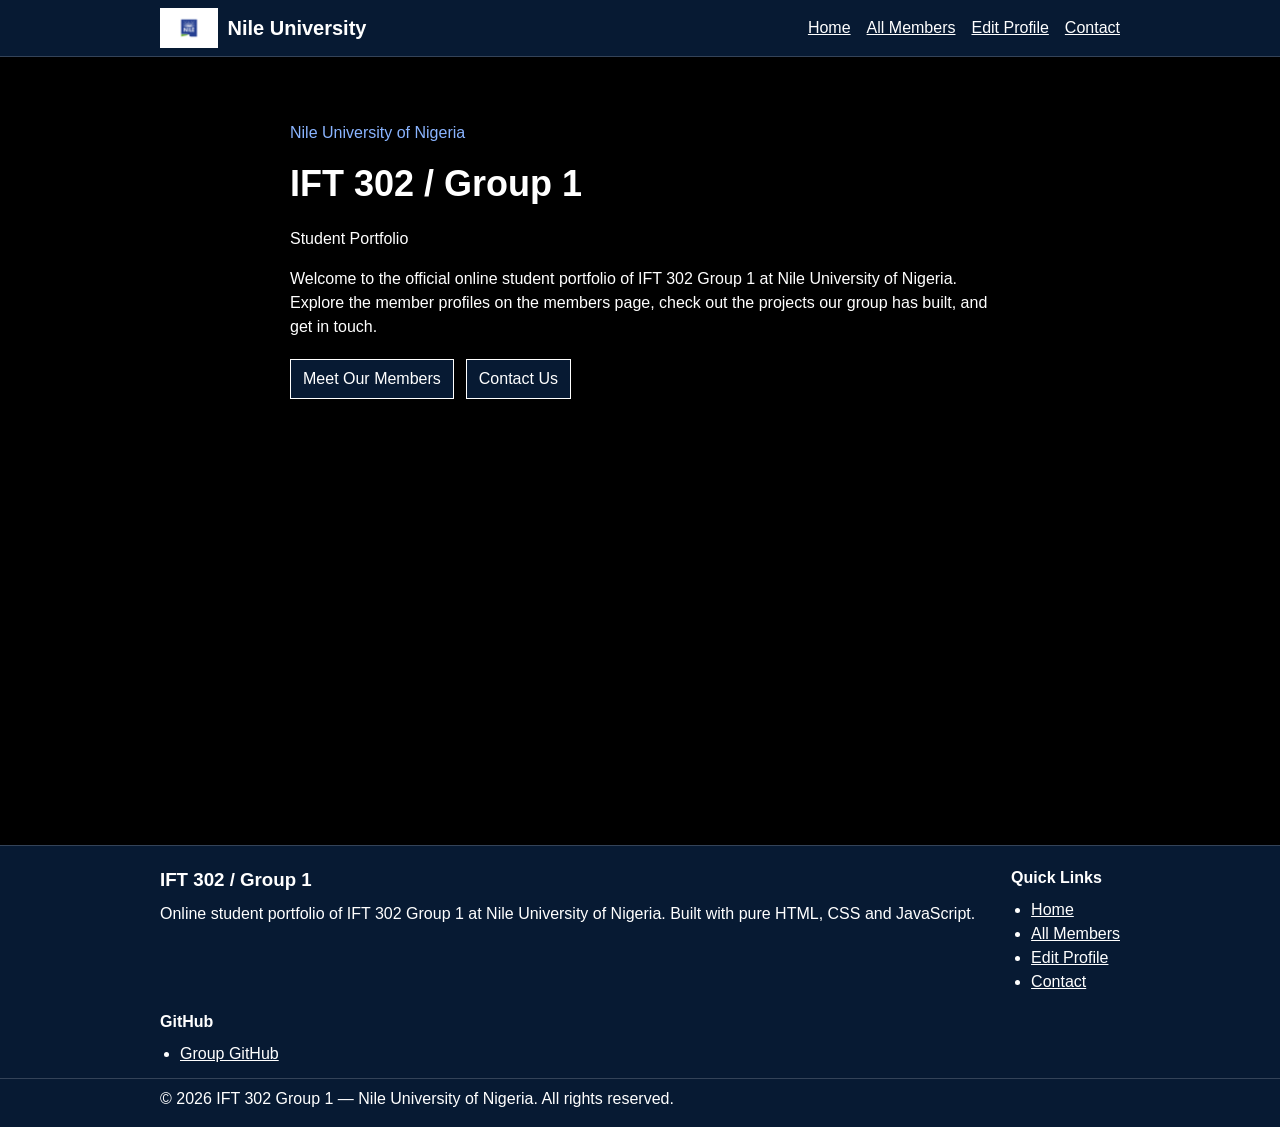
<file: IFT 302 Project/index.html>
<!DOCTYPE html>
<html lang="en">
<head>
  <!--
       IFT 302 GROUP 1 — Home Page
       Nile University of Nigeria
       
       This is the HOME page of the shared student portfolio.
       Other pages live alongside it:
         - members.html   : member directory
         - edit.html      : edit / update profile
         - contact.html   : contact form
       Shared assets: styles.css, script.js, data.js
      -->
  <meta charset="UTF-8" />
  <meta name="viewport" content="width=device-width, initial-scale=1.0" />
  <meta name="description" content="IFT 302 Group 1 student portfolio — Nile University of Nigeria." />
  <title>IFT 302 Group 1 | Home</title>
  <link rel="stylesheet" href="styles.css" />
</head>
<body>

  <a class="skip-link" href="#main">Skip to content</a>

  <!-- NAVIGATION -->
  <header class="site-header" id="siteHeader">
    <div class="container nav-container">
      <a href="index.html" class="brand">
        <img src="nile-logo.png" alt="Nile University logo" class="logo" />
        <span class="brand-name">Nile University</span>
      </a>
      <nav class="nav-menu" id="navMenu">
        <ul>
          <li><a href="index.html" aria-current="page">Home</a></li>
          <li><a href="members.html">All Members</a></li>
          <li><a href="edit.html">Edit Profile</a></li>
          <li><a href="contact.html">Contact</a></li>
        </ul>
      </nav>
    </div>
  </header>

  <main id="main">
    <!-- HERO -->
    <section class="hero" id="home">
      <div class="container hero-content">
        <span class="hero-badge">Nile University of Nigeria</span>
        <h1>IFT <span>302</span> / Group 1</h1>
        <p class="hero-lead">Student Portfolio</p>
        <p class="hero-text">
          Welcome to the official online student portfolio of IFT 302 Group 1 at Nile
          University of Nigeria. Explore the member profiles on the members page, check out the projects
          our group has built, and get in touch.
        </p>
        <div class="hero-actions">
          <a href="members.html" class="btn btn-primary">Meet Our Members</a>
          <a href="contact.html" class="btn btn-outline">Contact Us</a>
        </div>
      </div>
    </section>
  </main>

  <!-- FOOTER -->
  <footer class="site-footer">
    <div class="container footer-grid">
      <div>
        <h3>IFT 302 / Group 1</h3>
        <p>Online student portfolio of IFT 302 Group 1 at Nile University of Nigeria. Built with pure HTML, CSS and JavaScript.</p>
      </div>
      <div>
        <h4>Quick Links</h4>
        <ul>
          <li><a href="index.html">Home</a></li>
          <li><a href="members.html">All Members</a></li>
          <li><a href="edit.html">Edit Profile</a></li>
          <li><a href="contact.html">Contact</a></li>
        </ul>
      </div>
      <div>
        <h4>GitHub</h4>
        <ul>
          <li><a href="https://github.com/Blanco-008/IFT-302-Project" target="_blank" rel="noopener">Group GitHub</a></li>
        </ul>
      </div>
    </div>
    <div class="footer-bottom">
      <div class="container">
        <p>&copy; <span id="year">2026</span> IFT 302 Group 1 — Nile University of Nigeria. All rights reserved.</p>
      </div>
    </div>
  </footer>

  <script src="data.js"></script>
  <script src="script.js"></script>
</body>
</html>
</file>
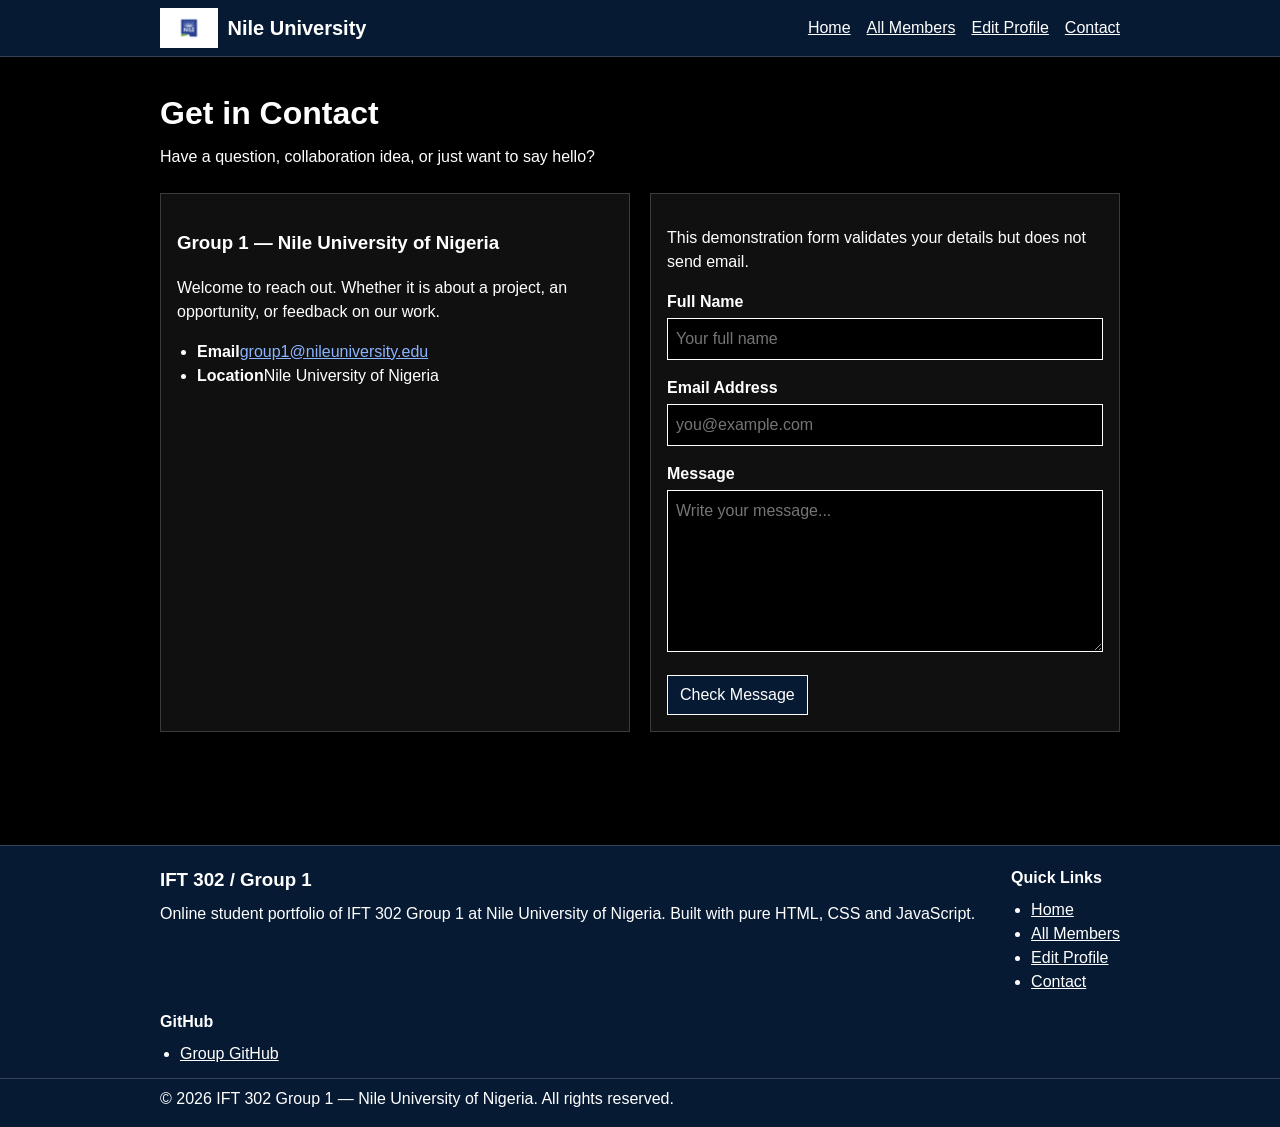
<file: IFT 302 Project/contact.html>
<!DOCTYPE html>
<html lang="en">
<head>
  <!--
       IFT 302 GROUP 1 — Contact Page
       Nile University of Nigeria
       ------------------------------------------------------------
       Contact form with JavaScript validation + dynamic success
       message. Handled by script.js.
       -->
  <meta charset="UTF-8" />
  <meta name="viewport" content="width=device-width, initial-scale=1.0" />
  <meta name="description" content="Contact IFT 302 Group 1 — Nile University of Nigeria student portfolio." />
  <title>IFT 302 Group 1 | Contact</title>
  <link rel="stylesheet" href="styles.css" />
</head>
<body>

  <a class="skip-link" href="#main">Skip to content</a>

  <!-- NAVIGATION -->
  <header class="site-header" id="siteHeader">
    <div class="container nav-container">
      <a href="index.html" class="brand">
        <img src="nile-logo.png" alt="Nile University logo" class="logo" />
        <span class="brand-name">Nile University</span>
      </a>
      <nav class="nav-menu" id="navMenu">
        <ul>
          <li><a href="index.html">Home</a></li>
          <li><a href="members.html">All Members</a></li>
          <li><a href="edit.html">Edit Profile</a></li>
          <li><a href="contact.html" aria-current="page">Contact</a></li>
        </ul>
      </nav>
    </div>
  </header>

  <main id="main">
    <!-- CONTACT -->
    <section class="section" id="contact">
      <div class="container">
        <h2 class="section-title">Get in <span>Contact</span></h2>
        <p class="section-sub">Have a question, collaboration idea, or just want to say hello?</p>

        <div class="contact-grid">
          <div class="contact-info">
            <h3>Group 1 — Nile University of Nigeria</h3>
            <p>Welcome to reach out. Whether it is about a project, an opportunity, or feedback on our work.</p>
            <ul class="contact-details">
              <li>
                <div><strong>Email</strong><a href="mailto:group1@nileuniversity.edu">group1@nileuniversity.edu</a></div>
              </li>
              <li>
                <div><strong>Location</strong><span>Nile University of Nigeria</span></div>
              </li>
            </ul>
          </div>

          <!-- Contact form: validation + dynamic success message in script.js -->
          <form class="contact-form" id="contactForm" novalidate>
            <p>This demonstration form validates your details but does not send email.</p>
            <div class="form-group">
              <label for="cName">Full Name</label>
              <input type="text" id="cName" name="name" placeholder="Your full name" required />
              <span class="error-message" id="cNameError"></span>
            </div>
            <div class="form-group">
              <label for="cEmail">Email Address</label>
              <input type="email" id="cEmail" name="email" placeholder="you@example.com" required />
              <span class="error-message" id="cEmailError"></span>
            </div>
            <div class="form-group">
              <label for="cMessage">Message</label>
              <textarea id="cMessage" name="message" rows="6" placeholder="Write your message..." required></textarea>
              <span class="error-message" id="cMessageError"></span>
            </div>
            <button type="submit" class="btn btn-primary">Check Message</button>
          </form>
        </div>
      </div>
    </section>
  </main>

  <!-- FOOTER -->
  <footer class="site-footer">
    <div class="container footer-grid">
      <div>
        <h3>IFT 302 / Group 1</h3>
        <p>Online student portfolio of IFT 302 Group 1 at Nile University of Nigeria. Built with pure HTML, CSS and JavaScript.</p>
      </div>
      <div>
        <h4>Quick Links</h4>
        <ul>
          <li><a href="index.html">Home</a></li>
          <li><a href="members.html">All Members</a></li>
          <li><a href="edit.html">Edit Profile</a></li>
          <li><a href="contact.html">Contact</a></li>
        </ul>
      </div>
      <div>
        <h4>GitHub</h4>
        <ul>
          <li><a href="https://github.com/Blanco-008/IFT-302-Project" target="_blank" rel="noopener">Group GitHub</a></li>
        </ul>
      </div>
    </div>
    <div class="footer-bottom">
      <div class="container">
        <p>&copy; <span id="year">2026</span> IFT 302 Group 1 — Nile University of Nigeria. All rights reserved.</p>
      </div>
    </div>
  </footer>

  <script src="data.js"></script>
  <script src="script.js"></script>
</body>
</html>
</file>
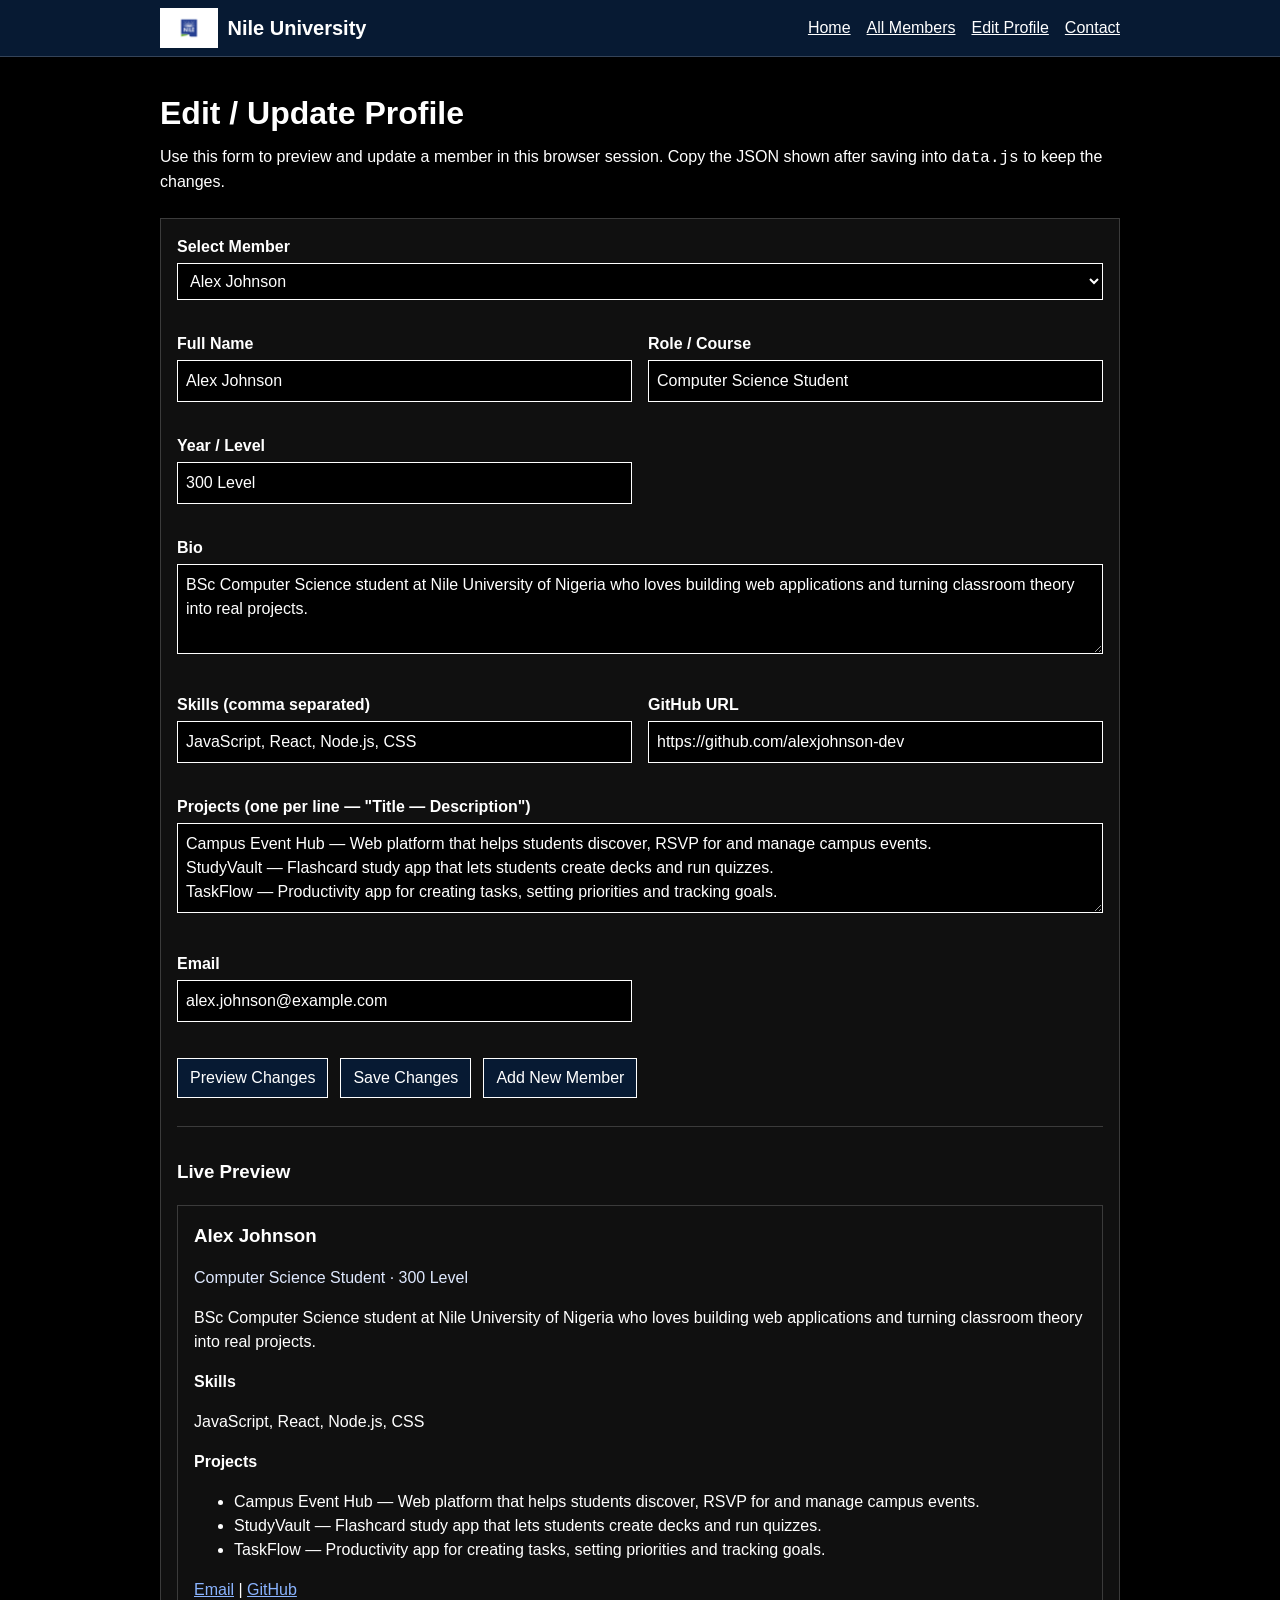
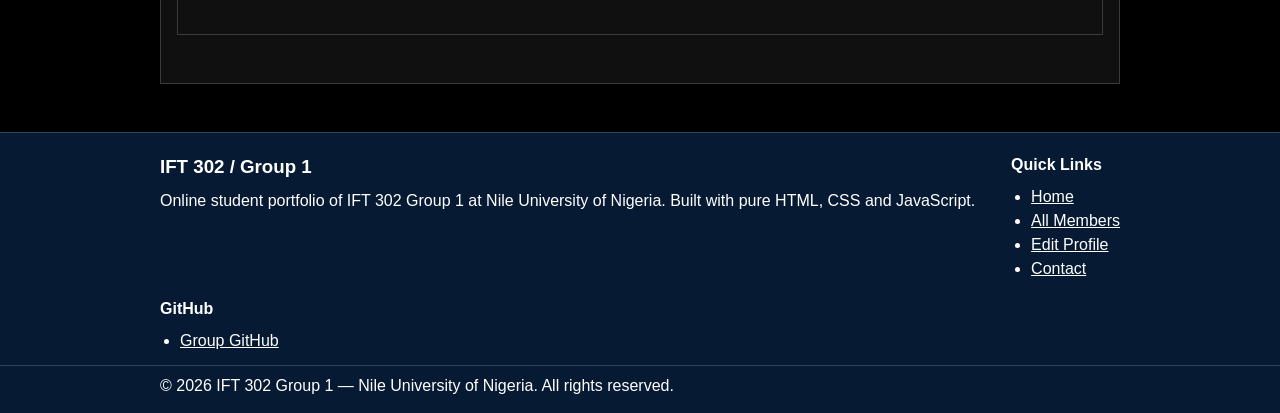
<file: IFT 302 Project/edit.html>
<!DOCTYPE html>
<html lang="en">
<head>
  <!--
       IFT 302 GROUP 1 — Edit / Update Profile Page
       Nile University of Nigeria
       
       Form to preview / update a member, or add a new member.
       Handlers live in script.js.
       -->
  <meta charset="UTF-8" />
  <meta name="viewport" content="width=device-width, initial-scale=1.0" />
  <meta name="description" content="Edit / update IFT 302 Group 1 member profiles." />
  <title>IFT 302 Group 1 | Edit Profile</title>
  <link rel="stylesheet" href="styles.css" />
</head>
<body>

  <a class="skip-link" href="#main">Skip to content</a>

  <!-- NAVIGATION -->
  <header class="site-header" id="siteHeader">
    <div class="container nav-container">
      <a href="index.html" class="brand">
        <img src="nile-logo.png" alt="Nile University logo" class="logo" />
        <span class="brand-name">Nile University</span>
      </a>
      <nav class="nav-menu" id="navMenu">
        <ul>
          <li><a href="index.html">Home</a></li>
          <li><a href="members.html">All Members</a></li>
          <li><a href="edit.html" aria-current="page">Edit Profile</a></li>
          <li><a href="contact.html">Contact</a></li>
        </ul>
      </nav>
    </div>
  </header>

  <main id="main">
    <!-- EDIT / UPDATE SECTION -->
    <section class="section section-alt" id="edit">
      <div class="container">
        <h2 class="section-title">Edit / <span>Update</span> Profile</h2>
        <p class="section-sub">
          Use this form to preview and update a member in this browser session. Copy the
          JSON shown after saving into <code>data.js</code> to keep the changes.
        </p>

        <div class="edit-panel">
          <div class="edit-grid">
            <div class="form-group full">
              <label for="memberSelect">Select Member</label>
              <select id="memberSelect">
                <!-- Options populated by script.js -->
              </select>
            </div>
            <div class="form-group">
              <label for="memberName">Full Name</label>
              <input type="text" id="memberName" placeholder="e.g. Alex Johnson" />
            </div>
            <div class="form-group">
              <label for="memberRole">Role / Course</label>
              <input type="text" id="memberRole" placeholder="e.g. Computer Science Student" />
            </div>
            <div class="form-group">
              <label for="memberYear">Year / Level</label>
              <input type="text" id="memberYear" placeholder="e.g. 300 Level" />
            </div>
            <div class="form-group full">
              <label for="memberBio">Bio</label>
              <textarea id="memberBio" placeholder="Short introduction..."></textarea>
            </div>
            <div class="form-group">
              <label for="memberSkills">Skills (comma separated)</label>
              <input type="text" id="memberSkills" placeholder="e.g. JavaScript, React, Node.js" />
            </div>
            <div class="form-group">
              <label for="memberGithub">GitHub URL</label>
              <input type="text" id="memberGithub" placeholder="https://github.com/username" />
            </div>
            <div class="form-group full">
              <label for="memberProjects">Projects (one per line — "Title — Description")</label>
              <textarea id="memberProjects" placeholder="Project Title — Project Description"></textarea>
            </div>
            <div class="form-group">
              <label for="memberEmail">Email</label>
              <input type="email" id="memberEmail" placeholder="name@example.com" />
            </div>
          </div>

          <div class="edit-actions">
            <button type="button" class="btn btn-primary" id="btnPreview">Preview Changes</button>
            <button type="button" class="btn btn-outline" id="btnSave">Save Changes</button>
            <button type="button" class="btn btn-outline" id="btnAddMember">Add New Member</button>
          </div>

          <!-- Live preview of the member card -->
          <div class="edit-preview" id="editPreview">
            <h3>Live Preview</h3>
            <div id="editPreviewCard"></div>
            <pre id="editSavedCode"><!-- Updated member JSON will appear here after "Save Changes" --></pre>
          </div>
        </div>
      </div>
    </section>
  </main>

  <!-- FOOTER -->
  <footer class="site-footer">
    <div class="container footer-grid">
      <div>
        <h3>IFT 302 / Group 1</h3>
        <p>Online student portfolio of IFT 302 Group 1 at Nile University of Nigeria. Built with pure HTML, CSS and JavaScript.</p>
      </div>
      <div>
        <h4>Quick Links</h4>
        <ul>
          <li><a href="index.html">Home</a></li>
          <li><a href="members.html">All Members</a></li>
          <li><a href="edit.html">Edit Profile</a></li>
          <li><a href="contact.html">Contact</a></li>
        </ul>
      </div>
      <div>
        <h4>GitHub</h4>
        <ul>
          <li><a href="https://github.com/Blanco-008/IFT-302-Project" target="_blank" rel="noopener">Group GitHub</a></li>
        </ul>
      </div>
    </div>
    <div class="footer-bottom">
      <div class="container">
        <p>&copy; <span id="year">2026</span> IFT 302 Group 1 — Nile University of Nigeria. All rights reserved.</p>
      </div>
    </div>
  </footer>

  <script src="data.js"></script>
  <script src="script.js"></script>
</body>
</html>
</file>
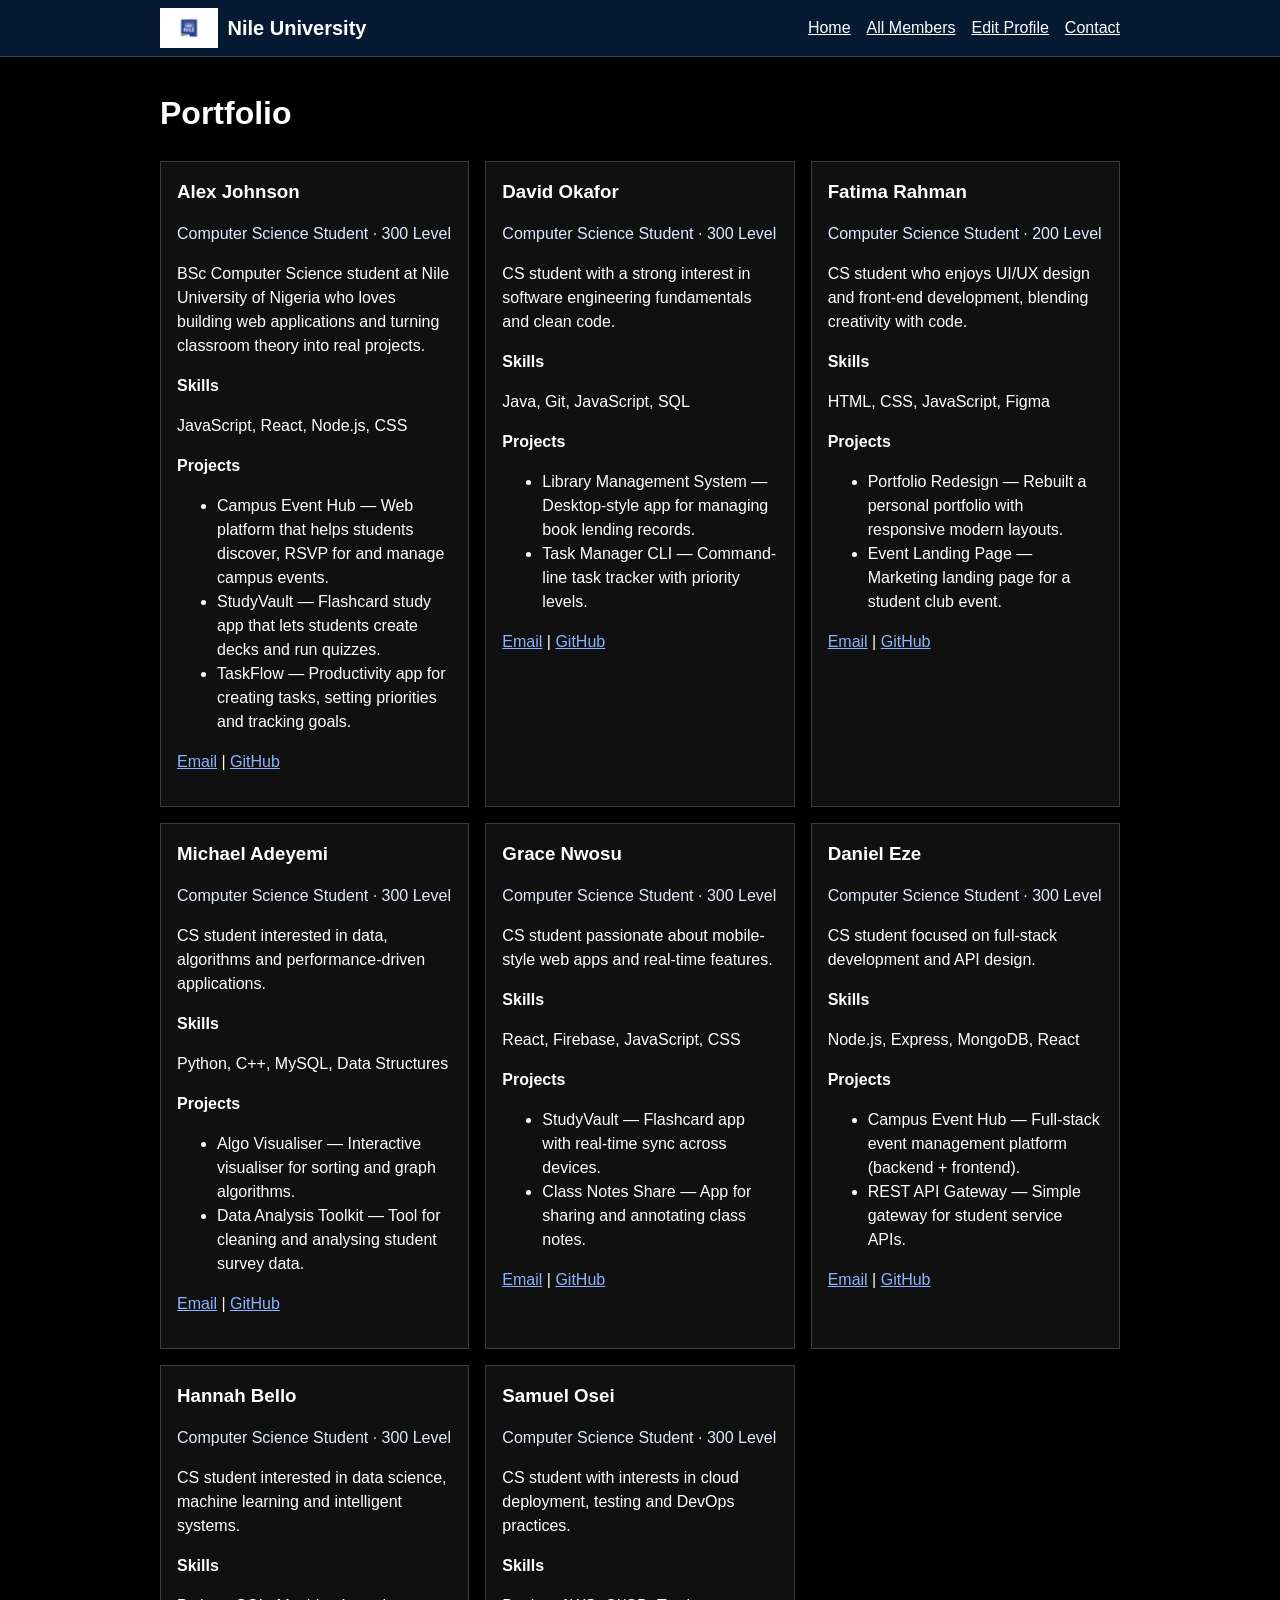
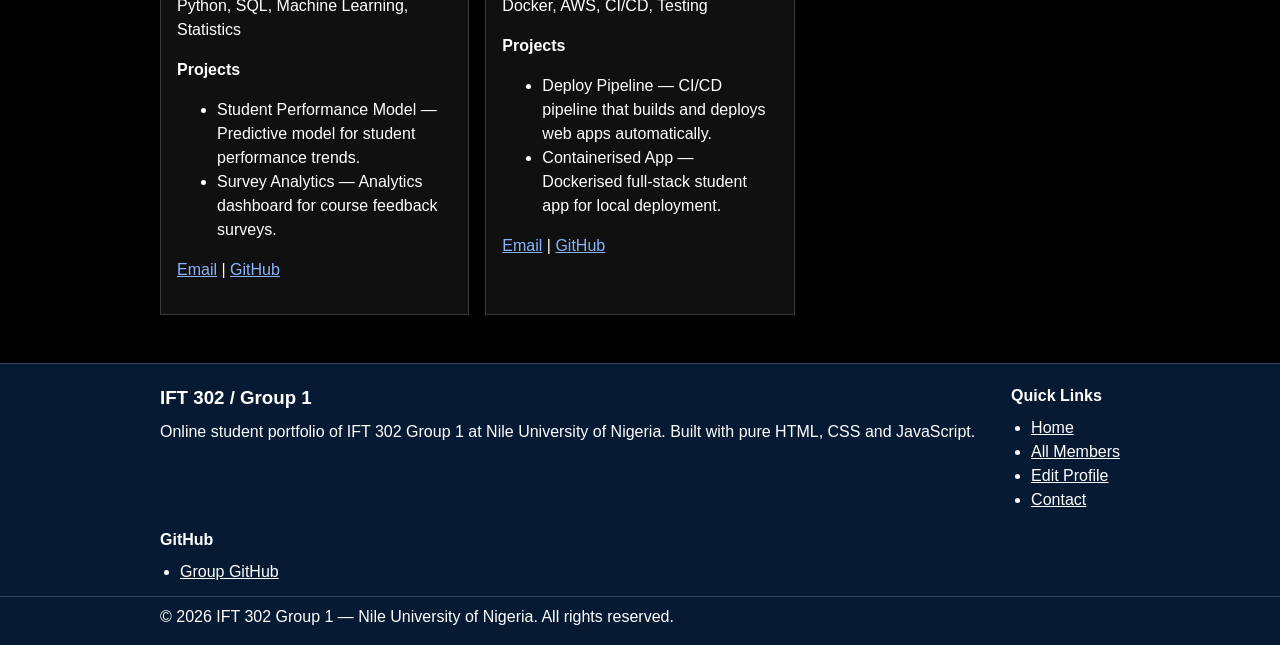
<file: IFT 302 Project/members.html>
<!DOCTYPE html>
<html lang="en">
<head>
  <!--
       IFT 302 GROUP 1 — All Members Page
       Nile University of Nigeria
       
       Shows every student profile from the `groupMembers` array
       in data.js. Cards are rendered dynamically by script.js.
      -->
  <meta charset="UTF-8" />
  <meta name="viewport" content="width=device-width, initial-scale=1.0" />
  <meta name="description" content="All IFT 302 Group 1 member profiles — Nile University of Nigeria." />
  <title>IFT 302 Group 1 | All Members</title>
  <link rel="stylesheet" href="styles.css" />
</head>
<body>

  <a class="skip-link" href="#main">Skip to content</a>

  <!-- NAVIGATION -->
  <header class="site-header" id="siteHeader">
    <div class="container nav-container">
      <a href="index.html" class="brand">
        <img src="nile-logo.png" alt="Nile University logo" class="logo" />
        <span class="brand-name">Nile University</span>
      </a>
      <nav class="nav-menu" id="navMenu">
        <ul>
          <li><a href="index.html">Home</a></li>
          <li><a href="members.html" aria-current="page">All Members</a></li>
          <li><a href="edit.html">Edit Profile</a></li>
          <li><a href="contact.html">Contact</a></li>
        </ul>
      </nav>
    </div>
  </header>

  <main id="main">
    <!-- MEMBERS DIRECTORY -->
    <section class="section" id="members">
      <div class="container">
        <h2 class="section-title"> <span>Portfolio</span></h2>

        <!-- Cards are injected here dynamically by script.js -->
        <div class="members-grid" id="membersGrid"></div>
      </div>
    </section>
  </main>

  <!-- FOOTER -->
  <footer class="site-footer">
    <div class="container footer-grid">
      <div>
        <h3>IFT 302 / Group 1</h3>
        <p>Online student portfolio of IFT 302 Group 1 at Nile University of Nigeria. Built with pure HTML, CSS and JavaScript.</p>
      </div>
      <div>
        <h4>Quick Links</h4>
        <ul>
          <li><a href="index.html">Home</a></li>
          <li><a href="members.html">All Members</a></li>
          <li><a href="edit.html">Edit Profile</a></li>
          <li><a href="contact.html">Contact</a></li>
        </ul>
      </div>
      <div>
        <h4>GitHub</h4>
        <ul>
          <li><a href="https://github.com/Blanco-008/IFT-302-Project" target="_blank" rel="noopener">Group GitHub</a></li>
        </ul>
      </div>
    </div>
    <div class="footer-bottom">
      <div class="container">
        <p>&copy; <span id="year">2026</span> IFT 302 Group 1 — Nile University of Nigeria. All rights reserved.</p>
      </div>
    </div>
  </footer>

  <script src="data.js"></script>
  <script src="script.js"></script>
</body>
</html>
</file>
<file: IFT 302 Project/styles.css>
:root {
  --black: #000000;
  --white: #ffffff;
  --dark-blue: #071a33;
  --dark-blue-strong: #0d2344;
  --blue-accent: #8ab4ff;
  --surface: #101010;
  --panel-border: rgba(255, 255, 255, 0.18);
}

* {
  box-sizing: border-box;
}

body {
  margin: 0;
  background: var(--black);
  color: var(--white);
  font: 16px/1.5 Arial, Helvetica, sans-serif;
}

a {
  color: var(--blue-accent);
}

.skip-link {
  position: absolute;
  left: -10000px;
  top: 0;
  padding: 8px;
  background: var(--white);
  color: var(--black);
}

.skip-link:focus {
  left: 0;
  z-index: 1;
}

.container {
  width: min(100% - 32px, 960px);
  margin: 0 auto;
}

.site-header {
  background: var(--dark-blue);
  border-bottom: 1px solid var(--panel-border);
}

.nav-container {
  display: flex;
  align-items: center;
  justify-content: space-between;
  gap: 20px;
  min-height: 56px;
}

.brand {
  display: flex;
  align-items: center;
  gap: 10px;
  color: var(--white);
  font-weight: bold;
  text-decoration: none;
}

.brand-name {
  font-size: 1.25rem;
  font-weight: 700;
}

.logo{
  height: 40px;
  width: auto;
  border: 2px solid var(--white);
}

.nav-menu ul {
  display: flex;
  flex-wrap: wrap;
  gap: 16px;
  margin: 0;
  padding: 0;
  list-style: none;
}

.nav-menu a {
  color: var(--white);
}

.nav-menu a:hover,
.nav-menu a:focus {
  color: var(--blue-accent);
}

.nav-menu a[aria-current="page"] {
  font-weight: normal;
}

main {
  min-height: calc(100vh - 112px);
  background: var(--black);
}

.section {
  padding: 32px 0 48px;
}

.section-title {
  margin: 0;
  color: var(--white);
  font-size: 2rem;
}

.section-sub {
  margin: 8px 0 24px;
  color: var(--white);
}

.hero {
  padding: 64px 0;
}

.hero-content {
  max-width: 700px;
}

.hero-badge {
  display: block;
  color: var(--blue-accent);
}

.hero h1 {
  margin: 12px 0 0;
  font-size: 2.25rem;
  color: var(--white);
}

.hero-actions,
.edit-actions {
  display: flex;
  flex-wrap: wrap;
  gap: 12px;
  margin-top: 20px;
}

.btn {
  display: inline-block;
  padding: 7px 12px;
  border: 1px solid var(--white);
  background: var(--dark-blue);
  color: var(--white);
  text-decoration: none;
}

.btn:hover,
.btn:focus {
  background: var(--blue-accent);
  border-color: var(--blue-accent);
  color: var(--black);
}

.members-grid {
  display: grid;
  grid-template-columns: repeat(auto-fit, minmax(260px, 1fr));
  gap: 16px;
  margin-top: 24px;
}

.member-card {
  padding: 16px;
  border: 1px solid var(--panel-border);
  background: var(--surface);
}

.member-card h3 {
  margin: 0 0 4px;
  color: var(--white);
}

.member-card h4 {
  margin: 12px 0 4px;
  color: var(--white);
}

.member-meta {
  color: #dfe9ff;
}

.edit-panel,
.contact-info,
.contact-form {
  padding: 16px;
  border: 1px solid var(--panel-border);
  background: var(--surface);
}

.edit-grid {
  display: grid;
  grid-template-columns: 1fr 1fr;
  gap: 16px;
}

.edit-grid .full {
  grid-column: 1 / -1;
}

.form-group {
  margin-bottom: 16px;
}

.form-group label,
.edit-panel label {
  display: block;
  margin-bottom: 4px;
  font-weight: bold;
  color: var(--white);
}

.form-group input,
.form-group textarea,
.edit-panel input,
.edit-panel select,
.edit-panel textarea {
  width: 100%;
  padding: 8px;
  border: 1px solid var(--white);
  border-radius: 0;
  background: var(--black);
  color: var(--white);
  font: inherit;
}

.form-group textarea,
.edit-panel textarea {
  min-height: 90px;
  resize: vertical;
}

button {
  padding: 8px 12px;
  border: 1px solid var(--white);
  border-radius: 0;
  background: var(--dark-blue-strong);
  color: var(--white);
  font: inherit;
  cursor: pointer;
}

button:hover,
button:focus {
  background: var(--blue-accent);
  color: var(--black);
  border-color: var(--blue-accent);
}

.edit-preview {
  margin-top: 28px;
  border-top: 1px solid var(--panel-border);
  padding-top: 12px;
}

.edit-preview pre {
  overflow: auto;
  white-space: pre-wrap;
  color: var(--white);
}

.contact-grid {
  display: grid;
  grid-template-columns: 1fr 1fr;
  gap: 20px;
}

.contact-details {
  padding-left: 20px;
}

.error-message {
  display: block;
  color: #ff8a8a;
}

.invalid {
  border-color: #ff8a8a !important;
}

.site-footer {
  border-top: 1px solid var(--panel-border);
  background: var(--dark-blue);
  padding: 8px 0;
}

.footer-grid {
  display: flex;
  flex-wrap: wrap;
  justify-content: space-between;
  gap: 16px;
  padding: 12px 0;
}

.footer-grid h3,
.footer-grid h4,
.footer-grid p {
  margin: 0 0 8px;
  color: var(--white);
}

.footer-grid ul {
  margin: 0;
  padding-left: 20px;
}

.footer-grid a {
  color: var(--white);
}

.footer-bottom {
  border-top: 1px solid var(--panel-border);
  padding: 8px 0;
}

.footer-bottom p {
  margin: 0;
  color: var(--white);
}

@media (max-width: 700px) {
  .nav-container {
    align-items: flex-start;
    flex-direction: column;
    padding-top: 12px;
    padding-bottom: 12px;
  }

  .nav-menu ul {
    gap: 8px 16px;
  }

  .edit-grid,
  .contact-grid {
    grid-template-columns: 1fr;
  }

  .edit-grid .full {
    grid-column: auto;
  }
}

img {
  max-width: 100%;
  height: auto;
}
</file>
